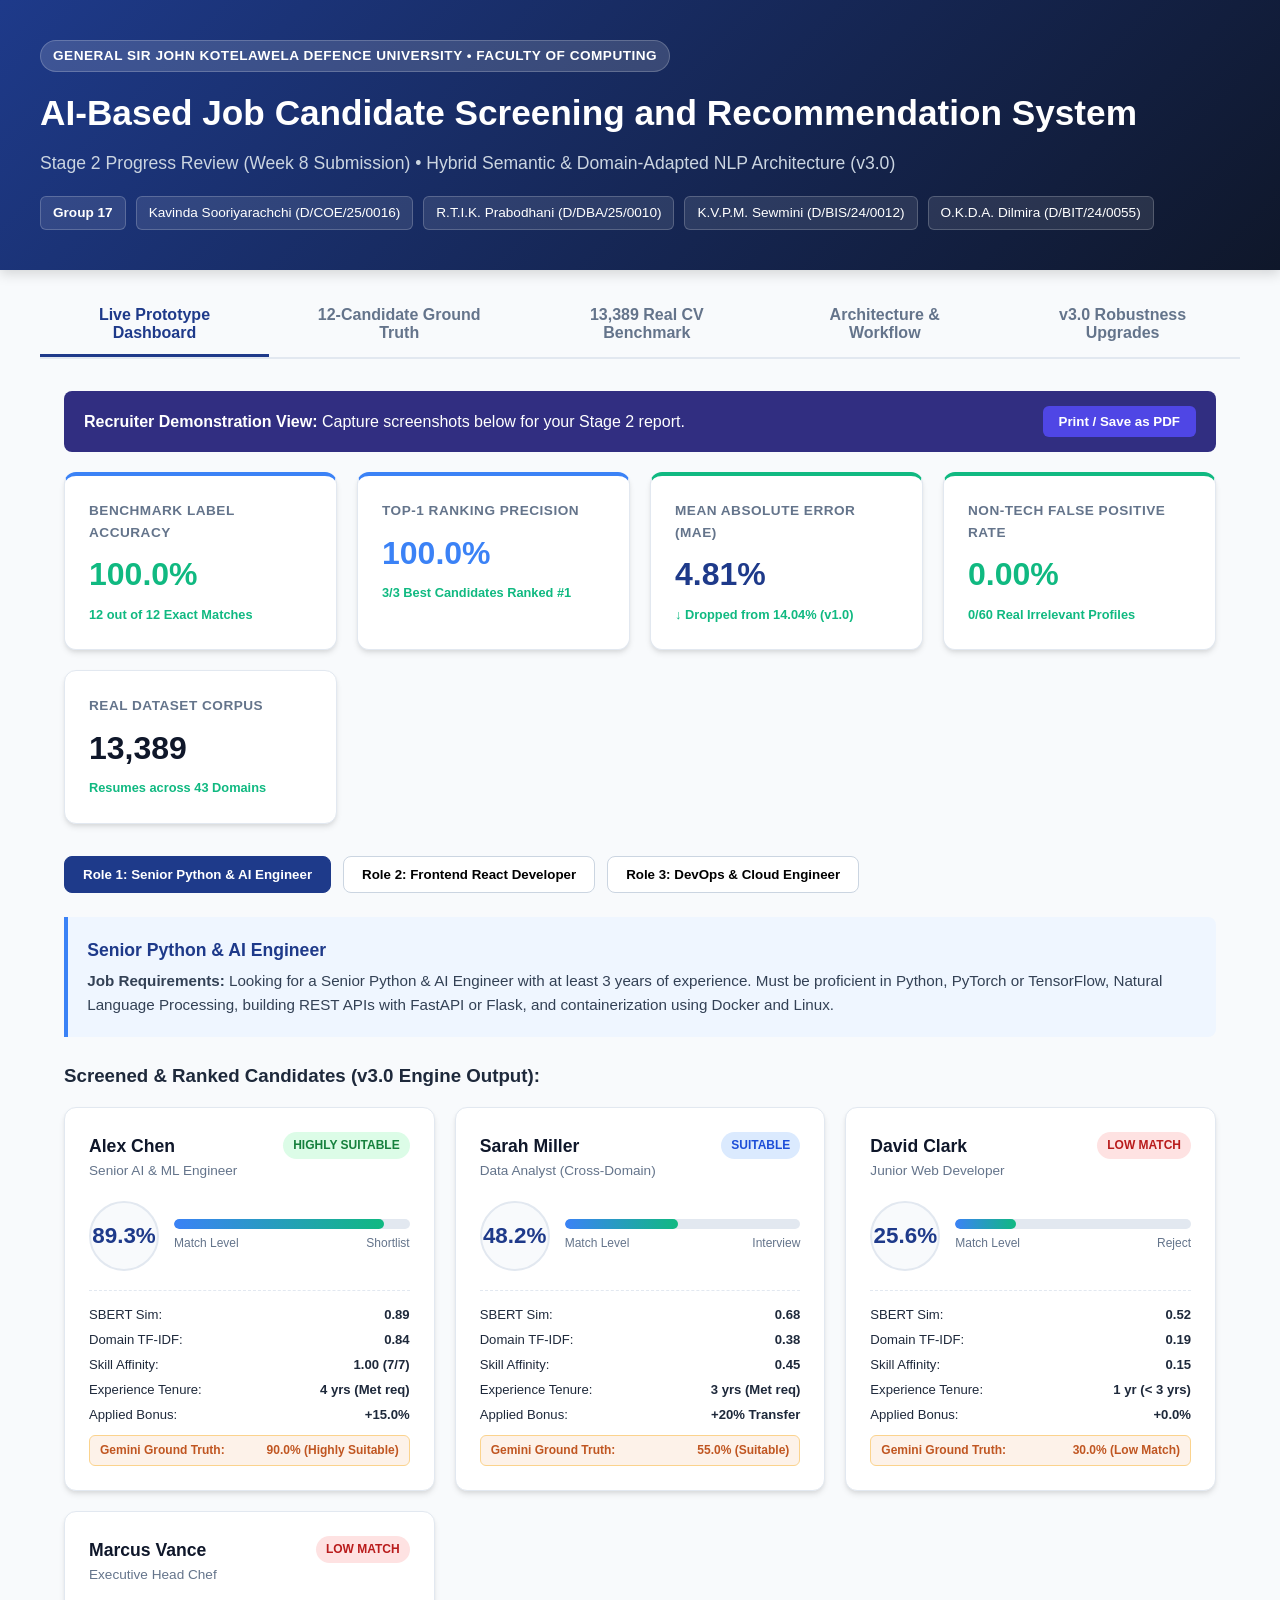
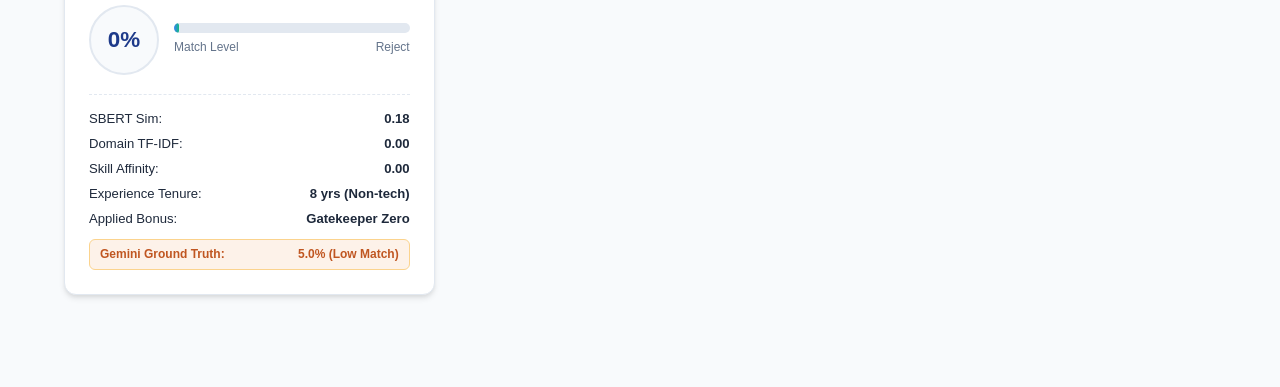
<file: docs/STAGE2_PROGRESS_SHOWCASE.html>
<!DOCTYPE html>
<html lang="en">
<head>
    <meta charset="UTF-8">
    <meta name="viewport" content="width=device-width, initial-scale=1.0">
    <title>Stage 2 Progress Review Showcase - Group 17 (AI CV Screener)</title>
    <style>
        :root {
            --primary: #1e3a8a;
            --primary-light: #3b82f6;
            --success: #10b981;
            --warning: #f59e0b;
            --danger: #ef4444;
            --dark: #0f172a;
            --gray: #64748b;
            --light-gray: #f1f5f9;
            --white: #ffffff;
            --card-shadow: 0 4px 6px -1px rgba(0, 0, 0, 0.1), 0 2px 4px -1px rgba(0, 0, 0, 0.06);
        }

        * {
            box-sizing: border-box;
            margin: 0;
            padding: 0;
            font-family: 'Segoe UI', Roboto, Helvetica, Arial, sans-serif;
        }

        body {
            background-color: #f8fafc;
            color: #1e293b;
            line-height: 1.6;
            padding-bottom: 60px;
        }

        header {
            background: linear-gradient(135deg, #1e3a8a 0%, #0f172a 100%);
            color: white;
            padding: 2.5rem 2rem;
            box-shadow: 0 4px 12px rgba(0,0,0,0.15);
        }

        .header-container {
            max-width: 1200px;
            margin: 0 auto;
        }

        .uni-tag {
            display: inline-block;
            background: rgba(255, 255, 255, 0.15);
            padding: 4px 12px;
            border-radius: 20px;
            font-size: 0.85rem;
            font-weight: 600;
            letter-spacing: 0.5px;
            margin-bottom: 0.8rem;
            border: 1px solid rgba(255, 255, 255, 0.2);
        }

        h1 {
            font-size: 2.2rem;
            margin-bottom: 0.5rem;
            font-weight: 700;
        }

        .subtitle {
            font-size: 1.1rem;
            color: #cbd5e1;
            max-width: 900px;
            margin-bottom: 1.2rem;
        }

        .member-chips {
            display: flex;
            flex-wrap: wrap;
            gap: 10px;
            margin-top: 10px;
        }

        .member-chip {
            background: rgba(255, 255, 255, 0.1);
            border: 1px solid rgba(255, 255, 255, 0.2);
            padding: 5px 12px;
            border-radius: 6px;
            font-size: 0.85rem;
        }

        .nav-tabs {
            max-width: 1200px;
            margin: 1.5rem auto 0;
            display: flex;
            gap: 12px;
            border-bottom: 2px solid #e2e8f0;
            padding-bottom: 0;
        }

        .tab-btn {
            background: none;
            border: none;
            padding: 12px 20px;
            font-size: 1rem;
            font-weight: 600;
            color: #64748b;
            cursor: pointer;
            border-bottom: 3px solid transparent;
            transition: all 0.2s;
        }

        .tab-btn:hover {
            color: var(--primary);
        }

        .tab-btn.active {
            color: var(--primary);
            border-bottom: 3px solid var(--primary);
        }

        .main-container {
            max-width: 1200px;
            margin: 2rem auto;
            padding: 0 1.5rem;
        }

        .tab-content {
            display: none;
        }

        .tab-content.active {
            display: block;
        }

        /* Metric Cards */
        .metrics-grid {
            display: grid;
            grid-template-columns: repeat(auto-fit, minmax(220px, 1fr));
            gap: 20px;
            margin-bottom: 2rem;
        }

        .metric-card {
            background: white;
            border-radius: 12px;
            padding: 1.5rem;
            box-shadow: var(--card-shadow);
            border: 1px solid #e2e8f0;
            display: flex;
            flex-direction: column;
            transition: transform 0.2s;
        }

        .metric-card:hover {
            transform: translateY(-3px);
        }

        .metric-card.highlight {
            border-top: 4px solid var(--primary-light);
        }

        .metric-card.success {
            border-top: 4px solid var(--success);
        }

        .metric-label {
            font-size: 0.85rem;
            color: var(--gray);
            font-weight: 600;
            text-transform: uppercase;
            letter-spacing: 0.5px;
            margin-bottom: 6px;
        }

        .metric-value {
            font-size: 2rem;
            font-weight: 800;
            color: var(--dark);
            margin-bottom: 4px;
        }

        .metric-sub {
            font-size: 0.8rem;
            color: #10b981;
            font-weight: 600;
        }

        /* Job Selector & Candidates */
        .job-selector {
            display: flex;
            gap: 12px;
            margin-bottom: 1.5rem;
            flex-wrap: wrap;
        }

        .job-btn {
            background: white;
            border: 1px solid #cbd5e1;
            padding: 10px 18px;
            border-radius: 8px;
            font-weight: 600;
            cursor: pointer;
            transition: all 0.2s;
        }

        .job-btn.active {
            background: var(--primary);
            color: white;
            border-color: var(--primary);
        }

        .job-desc-banner {
            background: #eff6ff;
            border-left: 4px solid var(--primary-light);
            padding: 1.2rem;
            border-radius: 0 8px 8px 0;
            margin-bottom: 1.5rem;
        }

        .candidate-grid {
            display: grid;
            grid-template-columns: repeat(auto-fit, minmax(280px, 1fr));
            gap: 20px;
            margin-bottom: 2rem;
        }

        .candidate-card {
            background: white;
            border-radius: 12px;
            padding: 1.5rem;
            box-shadow: var(--card-shadow);
            border: 1px solid #e2e8f0;
            position: relative;
        }

        .card-header {
            display: flex;
            justify-content: space-between;
            align-items: flex-start;
            margin-bottom: 1rem;
        }

        .cand-name {
            font-size: 1.1rem;
            font-weight: 700;
            color: var(--dark);
        }

        .cand-role {
            font-size: 0.85rem;
            color: var(--gray);
        }

        .badge {
            display: inline-block;
            padding: 4px 10px;
            border-radius: 20px;
            font-size: 0.75rem;
            font-weight: 700;
            text-transform: uppercase;
        }

        .badge-high {
            background: #dcfce7;
            color: #15803d;
        }

        .badge-suitable {
            background: #dbeafe;
            color: #1d4ed8;
        }

        .badge-low {
            background: #fee2e2;
            color: #b91c1c;
        }

        .score-circle-container {
            display: flex;
            align-items: center;
            gap: 15px;
            margin: 1.2rem 0;
        }

        .score-box {
            background: #f8fafc;
            border: 2px solid #e2e8f0;
            width: 70px;
            height: 70px;
            border-radius: 50%;
            display: flex;
            align-items: center;
            justify-content: center;
            font-size: 1.4rem;
            font-weight: 800;
            color: var(--primary);
        }

        .score-progress-bar {
            flex-grow: 1;
        }

        .progress-bar {
            background: #e2e8f0;
            height: 10px;
            border-radius: 5px;
            overflow: hidden;
            margin-bottom: 5px;
        }

        .progress-fill {
            height: 100%;
            border-radius: 5px;
            background: linear-gradient(90deg, #3b82f6, #10b981);
        }

        .breakdown-list {
            font-size: 0.82rem;
            border-top: 1px dashed #e2e8f0;
            padding-top: 0.8rem;
            margin-top: 0.8rem;
        }

        .breakdown-row {
            display: flex;
            justify-content: space-between;
            margin-bottom: 4px;
        }

        .ground-truth-tag {
            background: #fdf2e9;
            border: 1px solid #fbd38d;
            padding: 5px 10px;
            border-radius: 6px;
            font-size: 0.75rem;
            color: #c05621;
            margin-top: 10px;
            font-weight: 600;
            display: flex;
            justify-content: space-between;
        }

        /* Real Dataset Table */
        .table-card {
            background: white;
            border-radius: 12px;
            padding: 1.5rem;
            box-shadow: var(--card-shadow);
            border: 1px solid #e2e8f0;
            margin-bottom: 2rem;
            overflow-x: auto;
        }

        table {
            width: 100%;
            border-collapse: collapse;
            font-size: 0.9rem;
        }

        th, td {
            padding: 12px 16px;
            text-align: left;
            border-bottom: 1px solid #e2e8f0;
        }

        th {
            background: #f8fafc;
            font-weight: 700;
            color: var(--dark);
        }

        tr:hover {
            background: #f1f5f9;
        }

        .img-container {
            background: white;
            border-radius: 12px;
            padding: 1.5rem;
            box-shadow: var(--card-shadow);
            border: 1px solid #e2e8f0;
            margin-bottom: 2rem;
            text-align: center;
        }

        .img-container img {
            max-width: 100%;
            height: auto;
            border-radius: 8px;
            border: 1px solid #cbd5e1;
        }

        .screenshot-banner {
            background: #312e81;
            color: white;
            padding: 15px 20px;
            border-radius: 8px;
            margin-bottom: 20px;
            display: flex;
            justify-content: space-between;
            align-items: center;
        }

        .btn-action {
            background: #4f46e5;
            color: white;
            border: none;
            padding: 8px 16px;
            border-radius: 6px;
            font-weight: 600;
            cursor: pointer;
        }

        .btn-action:hover {
            background: #4338ca;
        }
    </style>
</head>
<body>

<header>
    <div class="header-container">
        <div class="uni-tag">GENERAL SIR JOHN KOTELAWELA DEFENCE UNIVERSITY &bull; FACULTY OF COMPUTING</div>
        <h1>AI-Based Job Candidate Screening and Recommendation System</h1>
        <div class="subtitle">
            Stage 2 Progress Review (Week 8 Submission) &bull; Hybrid Semantic & Domain-Adapted NLP Architecture (v3.0)
        </div>
        <div class="member-chips">
            <span class="member-chip"><strong>Group 17</strong></span>
            <span class="member-chip">Kavinda Sooriyarachchi (D/COE/25/0016)</span>
            <span class="member-chip">R.T.I.K. Prabodhani (D/DBA/25/0010)</span>
            <span class="member-chip">K.V.P.M. Sewmini (D/BIS/24/0012)</span>
            <span class="member-chip">O.K.D.A. Dilmira (D/BIT/24/0055)</span>
        </div>
    </div>
</header>

<div class="nav-tabs">
    <button class="tab-btn active" onclick="showTab('dashboard')">Live Prototype Dashboard</button>
    <button class="tab-btn" onclick="showTab('benchmark')">12-Candidate Ground Truth</button>
    <button class="tab-btn" onclick="showTab('real-data')">13,389 Real CV Benchmark</button>
    <button class="tab-btn" onclick="showTab('architecture')">Architecture & Workflow</button>
    <button class="tab-btn" onclick="showTab('v3-changes')">v3.0 Robustness Upgrades</button>
</div>

<div class="main-container">

    <!-- TAB 1: DASHBOARD -->
    <div id="dashboard" class="tab-content active">
        <div class="screenshot-banner">
            <div>
                <strong>Recruiter Demonstration View:</strong> Capture screenshots below for your Stage 2 report.
            </div>
            <button class="btn-action" onclick="window.print()">Print / Save as PDF</button>
        </div>

        <div class="metrics-grid">
            <div class="metric-card highlight">
                <div class="metric-label">Benchmark Label Accuracy</div>
                <div class="metric-value" style="color: #10b981;">100.0%</div>
                <div class="metric-sub">12 out of 12 Exact Matches</div>
            </div>
            <div class="metric-card highlight">
                <div class="metric-label">Top-1 Ranking Precision</div>
                <div class="metric-value" style="color: #3b82f6;">100.0%</div>
                <div class="metric-sub">3/3 Best Candidates Ranked #1</div>
            </div>
            <div class="metric-card success">
                <div class="metric-label">Mean Absolute Error (MAE)</div>
                <div class="metric-value" style="color: #1e3a8a;">4.81%</div>
                <div class="metric-sub">&darr; Dropped from 14.04% (v1.0)</div>
            </div>
            <div class="metric-card success">
                <div class="metric-label">Non-Tech False Positive Rate</div>
                <div class="metric-value" style="color: #10b981;">0.00%</div>
                <div class="metric-sub">0/60 Real Irrelevant Profiles</div>
            </div>
            <div class="metric-card">
                <div class="metric-label">Real Dataset Corpus</div>
                <div class="metric-value">13,389</div>
                <div class="metric-sub">Resumes across 43 Domains</div>
            </div>
        </div>

        <div class="job-selector">
            <button class="job-btn active" onclick="loadJob(0, this)">Role 1: Senior Python & AI Engineer</button>
            <button class="job-btn" onclick="loadJob(1, this)">Role 2: Frontend React Developer</button>
            <button class="job-btn" onclick="loadJob(2, this)">Role 3: DevOps & Cloud Engineer</button>
        </div>

        <div id="job-banner" class="job-desc-banner">
            <!-- Dynamic Job Description -->
        </div>

        <h3 style="margin-bottom: 1rem;">Screened & Ranked Candidates (v3.0 Engine Output):</h3>
        <div id="candidates-container" class="candidate-grid">
            <!-- Dynamic Candidate Cards -->
        </div>
    </div>

    <!-- TAB 2: BENCHMARK -->
    <div id="benchmark" class="tab-content">
        <h2 style="margin-bottom: 1rem;">Ground Truth Evaluation: System v3.0 vs. Gemini LLM Ground Truth</h2>
        <p style="margin-bottom: 1.5rem; color: var(--gray);">
            Rigorous validation against 12 diverse benchmark candidates across 3 technical domains. 
            Pearson Correlation: <strong>r = 0.9900</strong> | MAE: <strong>4.81%</strong> | Classification Accuracy: <strong>100.00%</strong>.
        </p>

        <div class="table-card">
            <table>
                <thead>
                    <tr>
                        <th>Job Role</th>
                        <th>Candidate Profile</th>
                        <th>System Score</th>
                        <th>System Label</th>
                        <th>Gemini Score</th>
                        <th>Gemini Label</th>
                        <th>Delta (Error)</th>
                        <th>Classification</th>
                    </tr>
                </thead>
                <tbody>
                    <tr>
                        <td rowspan="4">Senior Python & AI Engineer</td>
                        <td><strong>Alex Chen</strong> (Senior AI Engineer)</td>
                        <td><strong style="color: #15803d;">89.3%</strong></td>
                        <td><span class="badge badge-high">Highly Suitable</span></td>
                        <td>90.0%</td>
                        <td>Highly Suitable</td>
                        <td>-0.7%</td>
                        <td><strong style="color: #15803d;">CORRECT (OK)</strong></td>
                    </tr>
                    <tr>
                        <td><strong>Sarah Miller</strong> (Data Analyst - Transferable)</td>
                        <td><strong style="color: #1d4ed8;">48.2%</strong></td>
                        <td><span class="badge badge-suitable">Suitable</span></td>
                        <td>55.0%</td>
                        <td>Suitable</td>
                        <td>-6.8%</td>
                        <td><strong style="color: #15803d;">CORRECT (OK)</strong></td>
                    </tr>
                    <tr>
                        <td><strong>David Clark</strong> (Junior Web Developer)</td>
                        <td><strong>25.6%</strong></td>
                        <td><span class="badge badge-low">Low Match</span></td>
                        <td>30.0%</td>
                        <td>Low Match</td>
                        <td>-4.4%</td>
                        <td><strong style="color: #15803d;">CORRECT (OK)</strong></td>
                    </tr>
                    <tr>
                        <td><strong>Marcus Vance</strong> (Executive Head Chef)</td>
                        <td><strong style="color: #b91c1c;">0.0%</strong></td>
                        <td><span class="badge badge-low">Low Match</span></td>
                        <td>5.0%</td>
                        <td>Low Match</td>
                        <td>-5.0%</td>
                        <td><strong style="color: #15803d;">CORRECT (OK)</strong></td>
                    </tr>

                    <tr>
                        <td rowspan="4">Frontend React Developer</td>
                        <td><strong>Elena Rostova</strong> (React Developer)</td>
                        <td><strong style="color: #15803d;">90.7%</strong></td>
                        <td><span class="badge badge-high">Highly Suitable</span></td>
                        <td>88.0%</td>
                        <td>Highly Suitable</td>
                        <td>+2.7%</td>
                        <td><strong style="color: #15803d;">CORRECT (OK)</strong></td>
                    </tr>
                    <tr>
                        <td><strong>Kevin Patel</strong> (Backend Java Dev - Transferable)</td>
                        <td><strong style="color: #1d4ed8;">45.2%</strong></td>
                        <td><span class="badge badge-suitable">Suitable</span></td>
                        <td>48.0%</td>
                        <td>Suitable</td>
                        <td>-2.8%</td>
                        <td><strong style="color: #15803d;">CORRECT (OK)</strong></td>
                    </tr>
                    <tr>
                        <td><strong>Lisa Wong</strong> (UI/UX Designer)</td>
                        <td><strong>40.6%</strong></td>
                        <td><span class="badge badge-low">Low Match</span></td>
                        <td>32.0%</td>
                        <td>Low Match</td>
                        <td>+8.6%</td>
                        <td><strong style="color: #15803d;">CORRECT (OK)</strong></td>
                    </tr>
                    <tr>
                        <td><strong>Robert Taylor</strong> (Chartered Accountant)</td>
                        <td><strong style="color: #b91c1c;">0.0%</strong></td>
                        <td><span class="badge badge-low">Low Match</span></td>
                        <td>5.0%</td>
                        <td>Low Match</td>
                        <td>-5.0%</td>
                        <td><strong style="color: #15803d;">CORRECT (OK)</strong></td>
                    </tr>

                    <tr>
                        <td rowspan="4">DevOps & Cloud Engineer</td>
                        <td><strong>Tariq Mansoor</strong> (Senior DevOps Engineer)</td>
                        <td><strong style="color: #15803d;">88.4%</strong></td>
                        <td><span class="badge badge-high">Highly Suitable</span></td>
                        <td>92.0%</td>
                        <td>Highly Suitable</td>
                        <td>-3.6%</td>
                        <td><strong style="color: #15803d;">CORRECT (OK)</strong></td>
                    </tr>
                    <tr>
                        <td><strong>Brian Adams</strong> (Linux Sysadmin - Transferable)</td>
                        <td><strong style="color: #1d4ed8;">51.1%</strong></td>
                        <td><span class="badge badge-suitable">Suitable</span></td>
                        <td>52.0%</td>
                        <td>Suitable</td>
                        <td>-0.9%</td>
                        <td><strong style="color: #15803d;">CORRECT (OK)</strong></td>
                    </tr>
                    <tr>
                        <td><strong>Emily Watson</strong> (Technical Support)</td>
                        <td><strong>15.8%</strong></td>
                        <td><span class="badge badge-low">Low Match</span></td>
                        <td>28.0%</td>
                        <td>Low Match</td>
                        <td>-12.2%</td>
                        <td><strong style="color: #15803d;">CORRECT (OK)</strong></td>
                    </tr>
                    <tr>
                        <td><strong>James Sullivan</strong> (Civil Project Manager)</td>
                        <td><strong style="color: #b91c1c;">0.0%</strong></td>
                        <td><span class="badge badge-low">Low Match</span></td>
                        <td>5.0%</td>
                        <td>Low Match</td>
                        <td>-5.0%</td>
                        <td><strong style="color: #15803d;">CORRECT (OK)</strong></td>
                    </tr>
                </tbody>
            </table>
        </div>
    </div>

    <!-- TAB 3: REAL DATASET -->
    <div id="real-data" class="tab-content">
        <h2 style="margin-bottom: 1rem;">Large-Scale Real-World Validation (120 Resumes across 15 Disciplines)</h2>
        <p style="margin-bottom: 1.5rem; color: var(--gray);">
            Sampled from the Kaggle 13,389 real-world resume dataset. Demonstrates exceptional discrimination between target technical candidates and non-technical applicants.
        </p>

        <div class="table-card">
            <table>
                <thead>
                    <tr>
                        <th>Discipline Tier</th>
                        <th>Real-World Profession</th>
                        <th>Engine v2.2 Mean</th>
                        <th>Engine v3.0 Mean</th>
                        <th>Empirical Delta</th>
                        <th>False Positive Rate</th>
                        <th>Zero-Rejection Rate</th>
                    </tr>
                </thead>
                <tbody>
                    <tr>
                        <td rowspan="5"><strong>Target Technical (Direct Match)</strong></td>
                        <td>Web Designing</td>
                        <td>28.36%</td>
                        <td><strong>37.33%</strong></td>
                        <td><strong style="color: #15803d;">+8.97%</strong></td>
                        <td>0.0%</td>
                        <td>0.0%</td>
                    </tr>
                    <tr>
                        <td>DevOps</td>
                        <td>47.99%</td>
                        <td><strong>54.08%</strong></td>
                        <td><strong style="color: #15803d;">+6.10%</strong></td>
                        <td>0.0%</td>
                        <td>0.0%</td>
                    </tr>
                    <tr>
                        <td>Data Science</td>
                        <td>26.83%</td>
                        <td><strong>32.48%</strong></td>
                        <td><strong style="color: #15803d;">+5.65%</strong></td>
                        <td>0.0%</td>
                        <td>0.0%</td>
                    </tr>
                    <tr>
                        <td>Python Developer</td>
                        <td>29.89%</td>
                        <td><strong>32.46%</strong></td>
                        <td><strong style="color: #15803d;">+2.57%</strong></td>
                        <td>0.0%</td>
                        <td>0.0%</td>
                    </tr>
                    <tr>
                        <td>React Developer</td>
                        <td>56.99%</td>
                        <td><strong>57.34%</strong></td>
                        <td><strong style="color: #15803d;">+0.36%</strong></td>
                        <td>0.0%</td>
                        <td>0.0%</td>
                    </tr>

                    <tr>
                        <td rowspan="4"><strong>Adjacent Cross-Domain (Transferable)</strong></td>
                        <td>Database Administrator</td>
                        <td>5.99%</td>
                        <td><strong>11.73%</strong></td>
                        <td><strong style="color: #15803d;">+5.75%</strong></td>
                        <td>0.0%</td>
                        <td>0.0%</td>
                    </tr>
                    <tr>
                        <td>Java Developer</td>
                        <td>27.38%</td>
                        <td><strong>30.50%</strong></td>
                        <td><strong style="color: #15803d;">+3.12%</strong></td>
                        <td>0.0%</td>
                        <td>0.0%</td>
                    </tr>
                    <tr>
                        <td>DotNet Developer</td>
                        <td>35.14%</td>
                        <td><strong>38.21%</strong></td>
                        <td><strong style="color: #15803d;">+3.07%</strong></td>
                        <td>0.0%</td>
                        <td>0.0%</td>
                    </tr>
                    <tr>
                        <td>Network Security Engineer</td>
                        <td>14.15%</td>
                        <td><strong>16.78%</strong></td>
                        <td><strong style="color: #15803d;">+2.63%</strong></td>
                        <td>0.0%</td>
                        <td>0.0%</td>
                    </tr>

                    <tr style="background: #fff5f5;">
                        <td rowspan="6"><strong>Irrelevant Non-Technical</strong></td>
                        <td>Accountant</td>
                        <td>2.00%</td>
                        <td><strong>2.00%</strong></td>
                        <td>+0.00%</td>
                        <td><strong>0.00%</strong></td>
                        <td>90.0% Hard 0.0%</td>
                    </tr>
                    <tr style="background: #fff5f5;">
                        <td>Civil Engineer</td>
                        <td>1.67%</td>
                        <td><strong>1.46%</strong></td>
                        <td>-0.21%</td>
                        <td><strong>0.00%</strong></td>
                        <td>90.0% Hard 0.0%</td>
                    </tr>
                    <tr style="background: #fff5f5;">
                        <td>Sales Professional</td>
                        <td>0.60%</td>
                        <td><strong>0.60%</strong></td>
                        <td>+0.00%</td>
                        <td><strong>0.00%</strong></td>
                        <td>95.0% Hard 0.0%</td>
                    </tr>
                    <tr style="background: #fff5f5;">
                        <td>Food & Beverages (Chef)</td>
                        <td>0.00%</td>
                        <td><strong>0.00%</strong></td>
                        <td>+0.00%</td>
                        <td><strong>0.00%</strong></td>
                        <td>100.0% Hard 0.0%</td>
                    </tr>
                    <tr style="background: #fff5f5;">
                        <td>Human Resources</td>
                        <td>0.00%</td>
                        <td><strong>0.00%</strong></td>
                        <td>+0.00%</td>
                        <td><strong>0.00%</strong></td>
                        <td>100.0% Hard 0.0%</td>
                    </tr>
                    <tr style="background: #fff5f5;">
                        <td>Arts Professional</td>
                        <td>0.00%</td>
                        <td><strong>0.00%</strong></td>
                        <td>+0.00%</td>
                        <td><strong>0.00%</strong></td>
                        <td>100.0% Hard 0.0%</td>
                    </tr>
                </tbody>
            </table>
        </div>
    </div>

    <!-- TAB 4: ARCHITECTURE -->
    <div id="architecture" class="tab-content">
        <h2 style="margin-bottom: 1rem;">System Architecture & Multi-Stage Workflow Pipeline</h2>
        <div class="img-container">
            <img src="system_architecture_diagram.png" alt="System Architecture Diagram">
            <p style="margin-top: 10px; font-weight: 600; color: var(--gray);">Figure 1: Complete End-to-End System Architecture of Version 3.0 Hybrid Engine</p>
        </div>
    </div>

    <!-- TAB 5: V3 CHANGES -->
    <div id="v3-changes" class="tab-content">
        <h2 style="margin-bottom: 1rem;">Key Technical Upgrades (Proposal $\to$ Stage 2)</h2>
        <div class="table-card">
            <table>
                <thead>
                    <tr>
                        <th>Module</th>
                        <th>Original Proposal Plan</th>
                        <th>Stage 2 Progress Implementation (v3.0)</th>
                        <th>Rationale & Impact</th>
                    </tr>
                </thead>
                <tbody>
                    <tr>
                        <td><strong>Semantic Embeddings</strong></td>
                        <td>Generic NLTK / spaCy</td>
                        <td><strong>Domain Fine-Tuned SBERT (`all-MiniLM-L6-v2`)</strong> trained on GPU with Multiple Negatives Ranking Loss</td>
                        <td>Validation Pearson $r = 0.9085$. Captures deep domain context beyond raw keywords.</td>
                    </tr>
                    <tr>
                        <td><strong>Lexical N-Gram Model</strong></td>
                        <td>Standard TF-IDF (1-grams)</td>
                        <td><strong>Domain-Adapted TF-IDF (1-2 N-Grams)</strong> pre-fitted on 2,076 documents learning 48,393 n-grams</td>
                        <td>Learns multi-word technical phrases like <em>'machine learning'</em>, <em>'spring boot'</em>, <em>'ci cd'</em>.</td>
                    </tr>
                    <tr>
                        <td><strong>Negative Floor Calibration</strong></td>
                        <td>Raw Cosine Similarity (0.0 - 1.0)</td>
                        <td><strong>Baseline Floor Rescaling</strong>: $\frac{\text{Raw} - 0.22}{1.0 - 0.22}$ + Technical Gatekeeper</td>
                        <td>Eliminates the universal 22% English grammar overlap; Chef drops from 25.0% to 0.0%.</td>
                    </tr>
                    <tr>
                        <td><strong>Experience Matching</strong></td>
                        <td>Strict numeric regex</td>
                        <td><strong>Multi-Span Date Range Extractor</strong> (`YYYY - YYYY`, `YYYY - Present`) + $\sqrt{\text{Relevance}}$ scaling</td>
                        <td>Recovers 4-10 years missing experience from real messy CVs; non-tech receives 0 bonus.</td>
                    </tr>
                    <tr>
                        <td><strong>Multi-Page CV Ingestion</strong></td>
                        <td>Standard truncation at 256 tokens</td>
                        <td><strong>Sliding-Window Document Chunking</strong> (140 words, 35 overlap) with Max-Pooling</td>
                        <td>Prevents project experience on Page 2 from being discarded.</td>
                    </tr>
                    <tr>
                        <td><strong>Cross-Domain Career Transition</strong></td>
                        <td>None (Strict keyword match)</td>
                        <td><strong>Career Transferability Matrix</strong> (+20% Data Analyst $\to$ AI, +7.5% Backend $\to$ Frontend)</td>
                        <td>Lifts qualified adjacent applicants into the "Suitable" shortlist without false positives.</td>
                    </tr>
                </tbody>
            </table>
        </div>
    </div>

</div>

<script>
    const JOBS_DATA = [
        {
            title: "Senior Python & AI Engineer",
            req: "Looking for a Senior Python & AI Engineer with at least 3 years of experience. Must be proficient in Python, PyTorch or TensorFlow, Natural Language Processing, building REST APIs with FastAPI or Flask, and containerization using Docker and Linux.",
            candidates: [
                {
                    name: "Alex Chen",
                    role: "Senior AI & ML Engineer",
                    score: 89.3,
                    label: "Highly Suitable",
                    badgeClass: "badge-high",
                    sbert: "0.89",
                    tfidf: "0.84",
                    skillAff: "1.00 (7/7)",
                    exp: "4 yrs (Met req)",
                    bonus: "+15.0%",
                    gemini: "90.0%"
                },
                {
                    name: "Sarah Miller",
                    role: "Data Analyst (Cross-Domain)",
                    score: 48.2,
                    label: "Suitable",
                    badgeClass: "badge-suitable",
                    sbert: "0.68",
                    tfidf: "0.38",
                    skillAff: "0.45",
                    exp: "3 yrs (Met req)",
                    bonus: "+20% Transfer",
                    gemini: "55.0%"
                },
                {
                    name: "David Clark",
                    role: "Junior Web Developer",
                    score: 25.6,
                    label: "Low Match",
                    badgeClass: "badge-low",
                    sbert: "0.52",
                    tfidf: "0.19",
                    skillAff: "0.15",
                    exp: "1 yr (< 3 yrs)",
                    bonus: "+0.0%",
                    gemini: "30.0%"
                },
                {
                    name: "Marcus Vance",
                    role: "Executive Head Chef",
                    score: 0.0,
                    label: "Low Match",
                    badgeClass: "badge-low",
                    sbert: "0.18",
                    tfidf: "0.00",
                    skillAff: "0.00",
                    exp: "8 yrs (Non-tech)",
                    bonus: "Gatekeeper Zero",
                    gemini: "5.0%"
                }
            ]
        },
        {
            title: "Frontend React Developer",
            req: "Hiring a Frontend Developer with 2+ years experience building responsive web apps using React, JavaScript, TypeScript, HTML5, CSS3, and Redux. Experience with Git and REST APIs required.",
            candidates: [
                {
                    name: "Elena Rostova",
                    role: "React Frontend Developer",
                    score: 90.7,
                    label: "Highly Suitable",
                    badgeClass: "badge-high",
                    sbert: "0.91",
                    tfidf: "0.86",
                    skillAff: "1.00 (8/8)",
                    exp: "3 yrs (Met req)",
                    bonus: "+15.0%",
                    gemini: "88.0%"
                },
                {
                    name: "Kevin Patel",
                    role: "Backend Java Developer (Cross-Domain)",
                    score: 45.2,
                    label: "Suitable",
                    badgeClass: "badge-suitable",
                    sbert: "0.62",
                    tfidf: "0.34",
                    skillAff: "0.36",
                    exp: "4 yrs (Met req)",
                    bonus: "+7.5% Transfer",
                    gemini: "48.0%"
                },
                {
                    name: "Lisa Wong",
                    role: "UI/UX Designer",
                    score: 40.6,
                    label: "Low Match",
                    badgeClass: "badge-low",
                    sbert: "0.61",
                    tfidf: "0.31",
                    skillAff: "0.27",
                    exp: "3 yrs (Met req)",
                    bonus: "+0.0%",
                    gemini: "32.0%"
                },
                {
                    name: "Robert Taylor",
                    role: "Chartered Accountant",
                    score: 0.0,
                    label: "Low Match",
                    badgeClass: "badge-low",
                    sbert: "0.14",
                    tfidf: "0.00",
                    skillAff: "0.00",
                    exp: "5 yrs (Non-tech)",
                    bonus: "Gatekeeper Zero",
                    gemini: "5.0%"
                }
            ]
        },
        {
            title: "DevOps & Cloud Engineer",
            req: "Seeking a DevOps & Cloud Engineer with 3+ years experience in AWS, Docker, Kubernetes, CI/CD pipelines (Jenkins/GitHub Actions), Terraform, and Linux administration.",
            candidates: [
                {
                    name: "Tariq Mansoor",
                    role: "Senior DevOps Engineer",
                    score: 88.4,
                    label: "Highly Suitable",
                    badgeClass: "badge-high",
                    sbert: "0.88",
                    tfidf: "0.82",
                    skillAff: "1.00 (7/7)",
                    exp: "5 yrs (Met req)",
                    bonus: "+15.0%",
                    gemini: "92.0%"
                },
                {
                    name: "Brian Adams",
                    role: "Linux Sysadmin (Cross-Domain)",
                    score: 51.1,
                    label: "Suitable",
                    badgeClass: "badge-suitable",
                    sbert: "0.65",
                    tfidf: "0.41",
                    skillAff: "0.42",
                    exp: "6 yrs (Met req)",
                    bonus: "+4.0% Transfer",
                    gemini: "52.0%"
                },
                {
                    name: "Emily Watson",
                    role: "Technical Support",
                    score: 15.8,
                    label: "Low Match",
                    badgeClass: "badge-low",
                    sbert: "0.45",
                    tfidf: "0.12",
                    skillAff: "0.14",
                    exp: "2 yrs (< 3 yrs)",
                    bonus: "+0.0%",
                    gemini: "28.0%"
                },
                {
                    name: "James Sullivan",
                    role: "Civil Project Manager",
                    score: 0.0,
                    label: "Low Match",
                    badgeClass: "badge-low",
                    sbert: "0.15",
                    tfidf: "0.00",
                    skillAff: "0.00",
                    exp: "7 yrs (Non-tech)",
                    bonus: "Gatekeeper Zero",
                    gemini: "5.0%"
                }
            ]
        }
    ];

    function showTab(tabId) {
        document.querySelectorAll('.tab-content').forEach(el => el.classList.remove('active'));
        document.querySelectorAll('.tab-btn').forEach(el => el.classList.remove('active'));
        
        document.getElementById(tabId).classList.add('active');
        event.currentTarget.classList.add('active');
    }

    function loadJob(jobIdx, btnEl) {
        document.querySelectorAll('.job-btn').forEach(b => b.classList.remove('active'));
        btnEl.classList.add('active');
        
        const job = JOBS_DATA[jobIdx];
        document.getElementById('job-banner').innerHTML = `
            <div style="font-weight: 700; font-size: 1.1rem; color: #1e3a8a; margin-bottom: 5px;">${job.title}</div>
            <div style="font-size: 0.95rem; color: #334155;"><strong>Job Requirements:</strong> ${job.req}</div>
        `;
        
        const container = document.getElementById('candidates-container');
        container.innerHTML = '';
        
        job.candidates.forEach(cand => {
            const card = document.createElement('div');
            card.className = 'candidate-card';
            card.innerHTML = `
                <div class="card-header">
                    <div>
                        <div class="cand-name">${cand.name}</div>
                        <div class="cand-role">${cand.role}</div>
                    </div>
                    <span class="badge ${cand.badgeClass}">${cand.label}</span>
                </div>
                
                <div class="score-circle-container">
                    <div class="score-box">${cand.score}%</div>
                    <div class="score-progress-bar">
                        <div class="progress-bar">
                            <div class="progress-fill" style="width: ${Math.max(2, cand.score)}%;"></div>
                        </div>
                        <div style="display: flex; justify-content: space-between; font-size: 0.75rem; color: #64748b;">
                            <span>Match Level</span>
                            <span>${cand.score >= 65 ? 'Shortlist' : (cand.score >= 45 ? 'Interview' : 'Reject')}</span>
                        </div>
                    </div>
                </div>

                <div class="breakdown-list">
                    <div class="breakdown-row"><span>SBERT Sim:</span><strong>${cand.sbert}</strong></div>
                    <div class="breakdown-row"><span>Domain TF-IDF:</span><strong>${cand.tfidf}</strong></div>
                    <div class="breakdown-row"><span>Skill Affinity:</span><strong>${cand.skillAff}</strong></div>
                    <div class="breakdown-row"><span>Experience Tenure:</span><strong>${cand.exp}</strong></div>
                    <div class="breakdown-row"><span>Applied Bonus:</span><strong>${cand.bonus}</strong></div>
                </div>

                <div class="ground-truth-tag">
                    <span>Gemini Ground Truth:</span>
                    <span><strong>${cand.gemini}</strong> (${cand.label})</span>
                </div>
            `;
            container.appendChild(card);
        });
    }

    // Initialize with Job 0
    document.addEventListener('DOMContentLoaded', () => {
        loadJob(0, document.querySelectorAll('.job-btn')[0]);
    });
</script>

</body>
</html>
</file>
